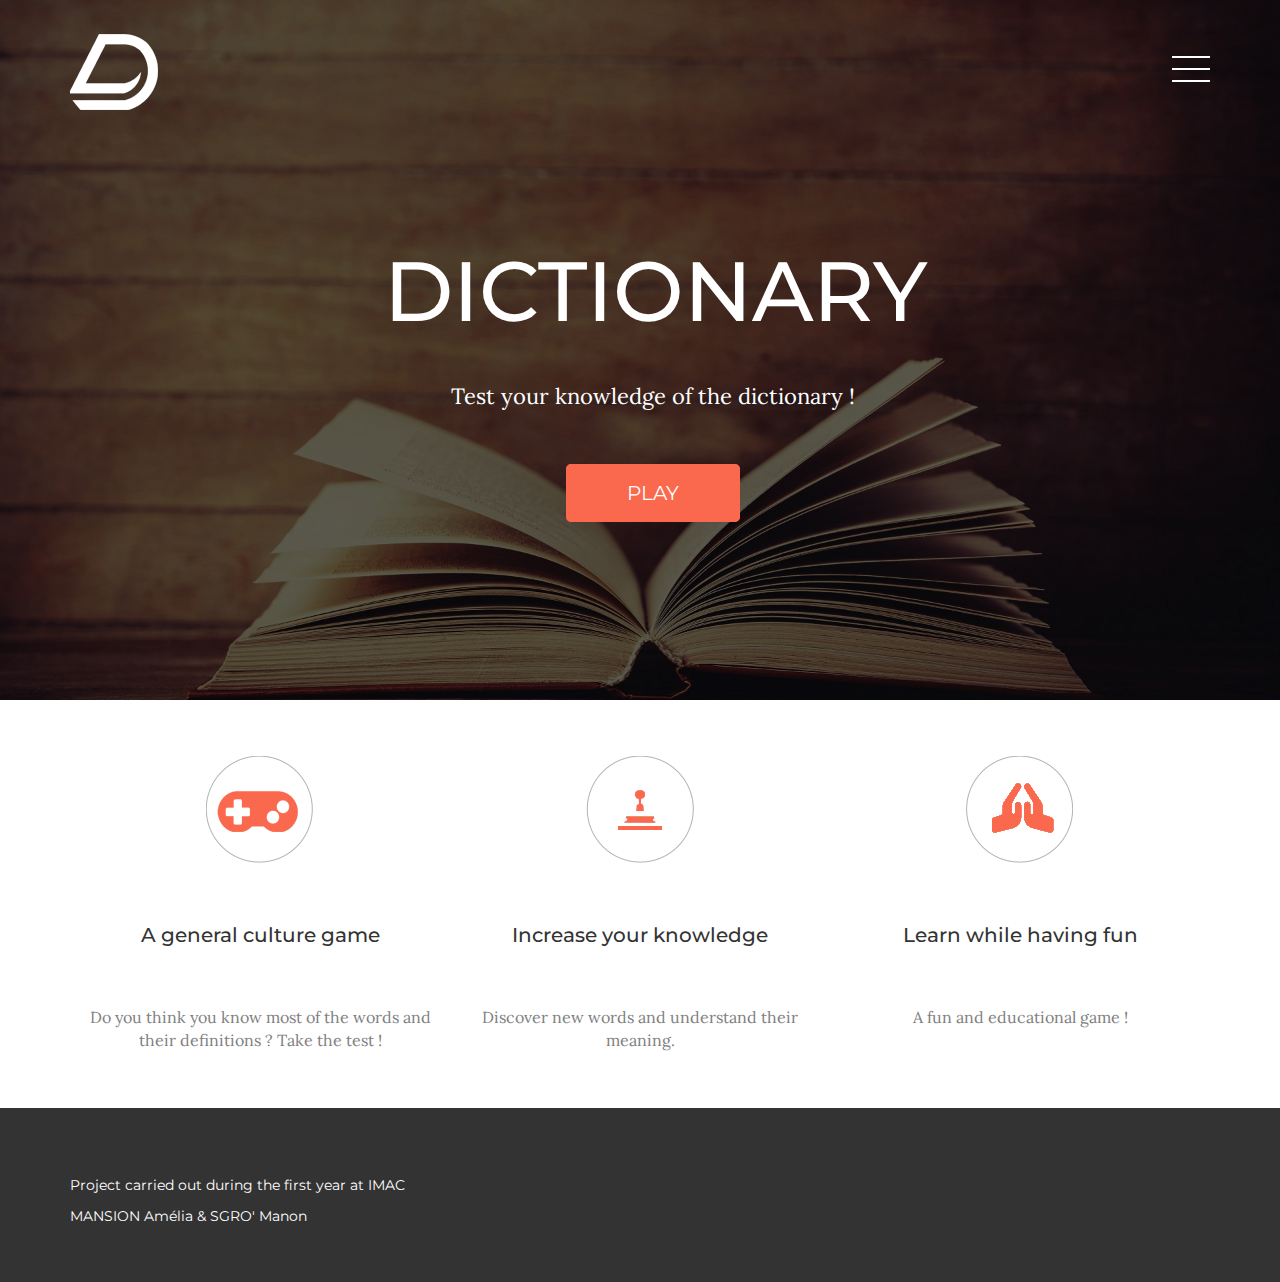
<file: index.html>
<!DOCTYPE html>
<html>
	<head>
		<title>IMAC Project</title>
		<link href="css/style.css" rel="stylesheet" type="text/css" media="all" />
		<link href="css/bootstrap.css" rel="stylesheet" type="text/css" media="all">
		<!-- web-font -->
		<link href='http://fonts.googleapis.com/css?family=Montserrat:400,700' rel='stylesheet' type='text/css'>
		<link href='http://fonts.googleapis.com/css?family=Lora:400,700,400italic,700italic' rel='stylesheet' type='text/css'>
		<!-- web-font -->
		<!-- js -->
		<script src="js/jquery.min.js"></script>
		<script src="js/modernizr.custom.js"></script>
		<meta name="viewport" content="width=device-width, initial-scale=1, maximum-scale=1">
		<meta charset="utf-8" />
		<script type="application/x-javascript"> addEventListener("load", function() { setTimeout(hideURLbar, 0); }, false); function hideURLbar(){ window.scrollTo(0,1); } </script>
		<!-- js -->
		<!-- start-smoth-scrolling -->
		<script type="text/javascript" src="js/move-top.js"></script>
		<script type="text/javascript" src="js/easing.js"></script>
		<script type="text/javascript">
			jQuery(document).ready(function($) {
				$(".scroll").click(function(event){		
					event.preventDefault();
					$('html,body').animate({scrollTop:$(this.hash).offset().top},1000);
				});
			});
		</script>
		<!-- start-smoth-scrolling -->
	</head>
	<body>
		<!-- header -->
		<div id="home" class="header-bg">
			<div class="header-layer">
				<div class="header-top">
					<!-- container -->
					<div class="container">
						<div class="head-logo">
							<a href="index.html"><img src="images/logo.png" alt="" /></a>
						</div>
						<div class="top-nav">
							<div class="nav-icon">
								<a class="right_bt" id="activator"><span> </span> </a>
							</div>
							 <div class="box" id="box" style="top: -1000px;">
								 <div class="box_content">        					                         
									<div class="box_content_center">
										<div class="form_content">
											<div class="menu_box_list">
												<ul>
													<li><a href="index.html"><span>Home</span></a></li>
													<li><a href="rules.html"><span>Game rules</span></a></li>
													<li><a href="about.html"><span>About</span></a></li>
												</ul>
											</div>
											<a class="boxclose" id="boxclose"> <span> </span></a>
										</div>                                  
									</div> 	
								</div>  	  
							</div>
							<!-- Dropdown -->
							<script type="text/javascript">
								var $ = jQuery.noConflict();
								$(function() {
									$('#activator').click(function(){
										$('#box').animate({'top':'0px'},900);
									});
									$('#boxclose').click(function(){
									$('#box').animate({'top':'-1000px'},900);
									});
								});	
							</script>
						</div>
						<div class="clearfix"> </div>
						<div class="head-info">
							<h1>DICTIONARY</h1>
							<p>Test your knowledge of the dictionary !</p>
							<div class="botton">
								<a href="quizz.html">PLAY</a>
							</div>
						</div>
					</div>
					<!-- //container -->
				</div>
			</div>
		</div>
		<!-- //header -->
		<!-- service -->
		<div id="services" class="service">
			<!-- container -->
			<div class="container">
				<div class="service-grids">
					<div class="col-md-4 service-grid service-left">
						<div class="creative"> </div>
						<h3>A general culture game</h3>
						<p>Do you think you know most of the words and their definitions ? Take the test !
						</p>
					</div>
					<div class="col-md-4 service-grid service-middle">
						<div class="skills"> </div>
						<h3>Increase your knowledge</h3>
						<p>Discover new words and understand their meaning.
						</p>
					</div>
					<div class="col-md-4 service-grid service-right">
						<div class="help"> </div>
						<h3>Learn while having fun</h3>
						<p>A fun and educational game !
						</p>
					</div>
					<div class="clearfix"> </div>
				</div>
			</div>
			<!-- //container -->
		</div>
		<!-- footer -->
		<div class="footer">
			<!-- container -->
			<div class="container">
				<div class="footer-left">
					<p>Project carried out during the first year at IMAC</p>
					<p>MANSION Amélia & SGRO' Manon</p>
				</div>
			</div>
		<!-- //container -->
		</div>
	</body>
</html>
</file>
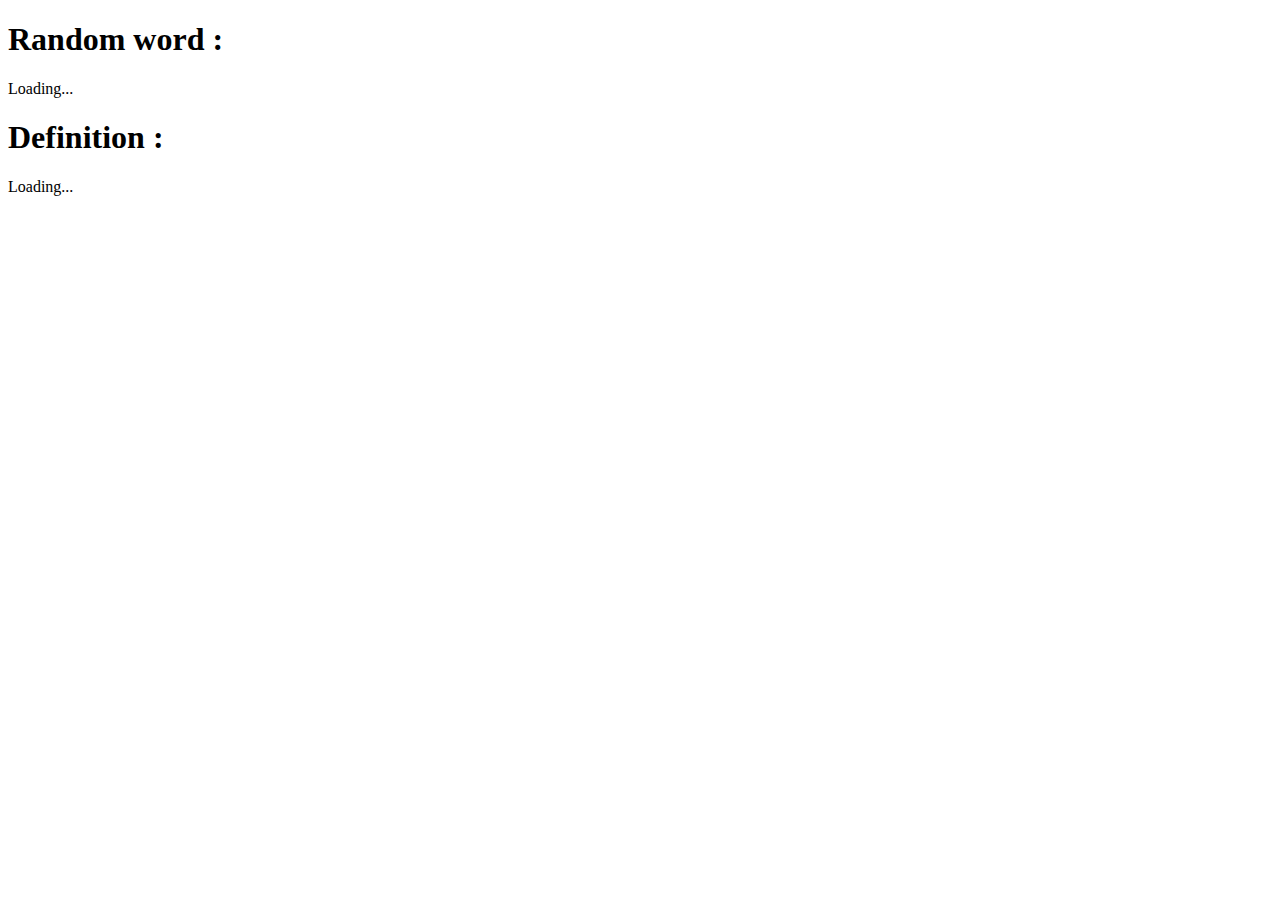
<file: api/index.html>
<!DOCTYPE html>

<html lang="fr">

  <head>
    <meta charset="UTF-8">
    <title>Test API</title>
  </head>

  <body>

    <main id="main">
        <h1>Random word :</h1>
        <p id="randomWord">Loading...</p>
        
        <h1>Definition :</h1>
        <p id="definition">Loading...</p>

        
    </main>
    
    <script src="https://code.jquery.com/jquery-3.3.1.min.js"
			  integrity="sha256-FgpCb/KJQlLNfOu91ta32o/NMZxltwRo8QtmkMRdAu8="
			  crossorigin="anonymous"></script>
    
    <script src="script_randomWord.js"></script>
  </body>    

</html>
</file>
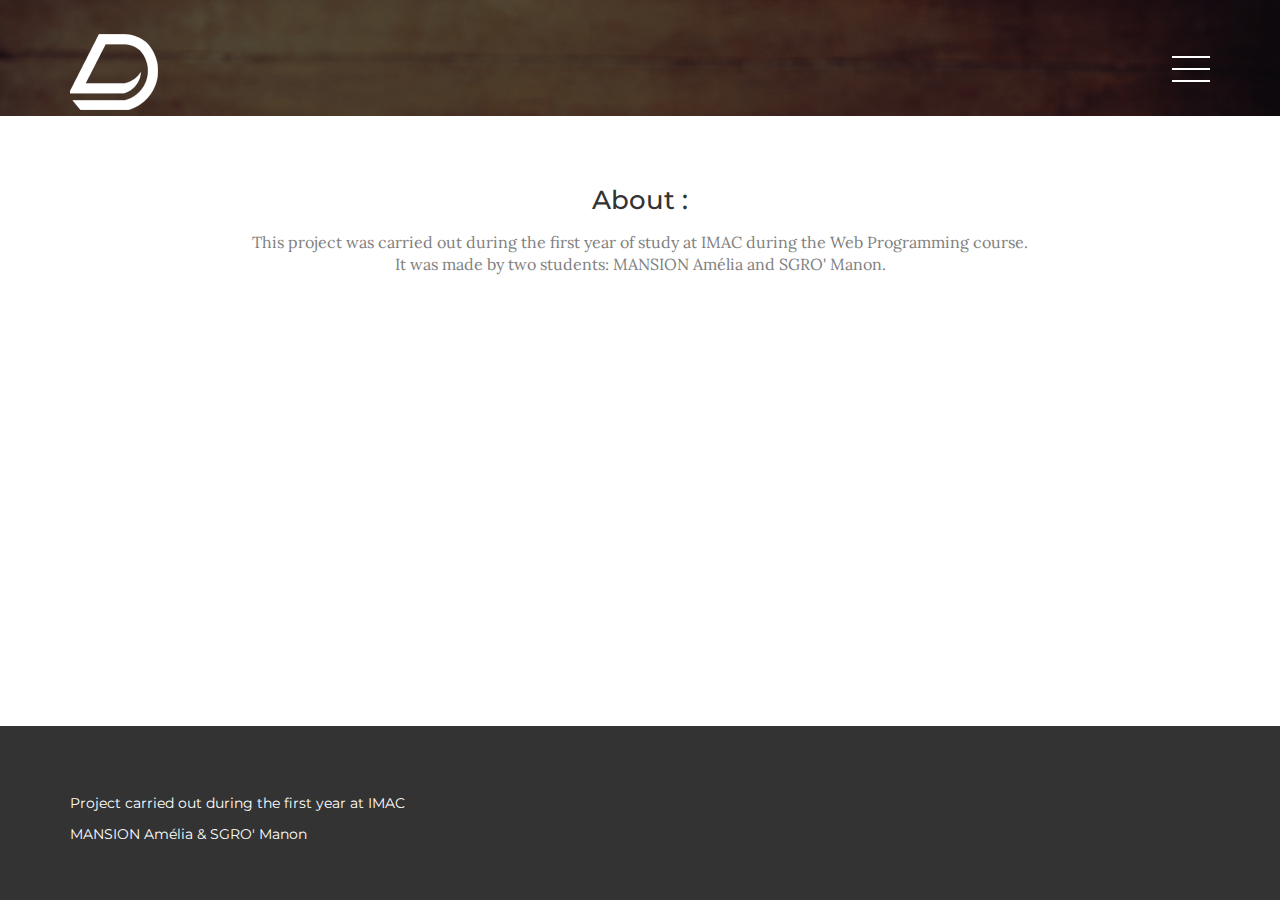
<file: about.html>
<!DOCTYPE html>
<html>
	<head>
		<title>IMAC Project</title>
		<link href="css/style.css" rel="stylesheet" type="text/css" media="all" />
		<link href="css/bootstrap.css" rel="stylesheet" type="text/css" media="all">
		<link href="css/custom.css" rel="stylesheet" type="text/css" media="all">
		<!-- web-font -->
		<link href='http://fonts.googleapis.com/css?family=Montserrat:400,700' rel='stylesheet' type='text/css'>
		<link href='http://fonts.googleapis.com/css?family=Lora:400,700,400italic,700italic' rel='stylesheet' type='text/css'>
		<!-- web-font -->
		<!-- js -->
		<script src="js/jquery.min.js"></script>
		<script src="js/modernizr.custom.js"></script>
		<meta name="viewport" content="width=device-width, initial-scale=1, maximum-scale=1">
		<meta charset="utf-8" />
		<script type="application/x-javascript"> addEventListener("load", function() { setTimeout(hideURLbar, 0); }, false); function hideURLbar(){ window.scrollTo(0,1); } </script>
		<!-- js -->
		<!-- start-smoth-scrolling -->
		<script type="text/javascript" src="js/move-top.js"></script>
		<script type="text/javascript" src="js/easing.js"></script>
		<script type="text/javascript">
			jQuery(document).ready(function($) {
				$(".scroll").click(function(event){		
					event.preventDefault();
					$('html,body').animate({scrollTop:$(this.hash).offset().top},1000);
				});
			});
		</script>
		<!-- start-smoth-scrolling -->
	</head>
	<body>
		<!-- header -->
		<div id="home" class="header-bg2">
			<div class="header-layer2">
				<div class="header-top">
					<!-- container -->
					<div class="container">
						<div class="head-logo">
							<a href="index.html"><img src="images/logo.png" alt="" /></a>
						</div>
						<div class="top-nav">
							<div class="nav-icon">
								<a class="right_bt" id="activator"><span> </span> </a>
							</div>
							 <div class="box" id="box" style="top: -1000px;">
								 <div class="box_content">        					                         
									<div class="box_content_center">
										<div class="form_content">
											<div class="menu_box_list">
												<ul>
													<li><a href="index.html"><span>Home</span></a></li>
													<li><a href="rules.html"><span>Game rules</span></a></li>
													<li><a href="about.html"><span>About</span></a></li>
												</ul>
											</div>
											<a class="boxclose" id="boxclose"> <span> </span></a>
										</div>                                  
									</div> 	
								</div>  	  
							</div>
						</div>
					</div>
					<!-- Dropdown -->
							<script type="text/javascript">
								var $ = jQuery.noConflict();
								$(function() {
									$('#activator').click(function(){
										$('#box').animate({'top':'0px'},900);
									});
									$('#boxclose').click(function(){
									$('#box').animate({'top':'-1000px'},900);
									});
								});	
							</script>
					<!-- //container -->
				</div>
			</div>
		</div>
		<!-- //header -->
		<!-- contact -->
		<div id="contact" class="contact">
			<!-- container -->
			<div class="container">
				<div class="contact-info">
					<h2>About : </h2>
					<p>This project was carried out during the first year of study at IMAC during the Web Programming course. <br>It was made by two students: MANSION Amélia and SGRO' Manon.</p>
				</div>
			</div>
			<!-- //container -->
		</div>
		<!-- //contact -->
		<!-- footer -->
		<div class="footer">
			<!-- container -->
			<div class="container">
				<div class="footer-left">
					<p>Project carried out during the first year at IMAC</p>
					<p>MANSION Amélia & SGRO' Manon</p>
				</div>
			</div>
		<!-- //container -->
		</div>
		<!-- //footer -->
		<script type="text/javascript">
									$(document).ready(function() {
										/*
										var defaults = {
								  			containerID: 'toTop', // fading element id
											containerHoverID: 'toTopHover', // fading element hover id
											scrollSpeed: 1200,
											easingType: 'linear' 
								 		};
										*/
										
										$().UItoTop({ easingType: 'easeOutQuart' });
										
									});
								</script>
									<a href="#" id="toTop" style="display: block;"> <span id="toTopHover" style="opacity: 1;"> </span></a>
	<!-- content-Get-in-touch -->
	</body>
</html>
</file>
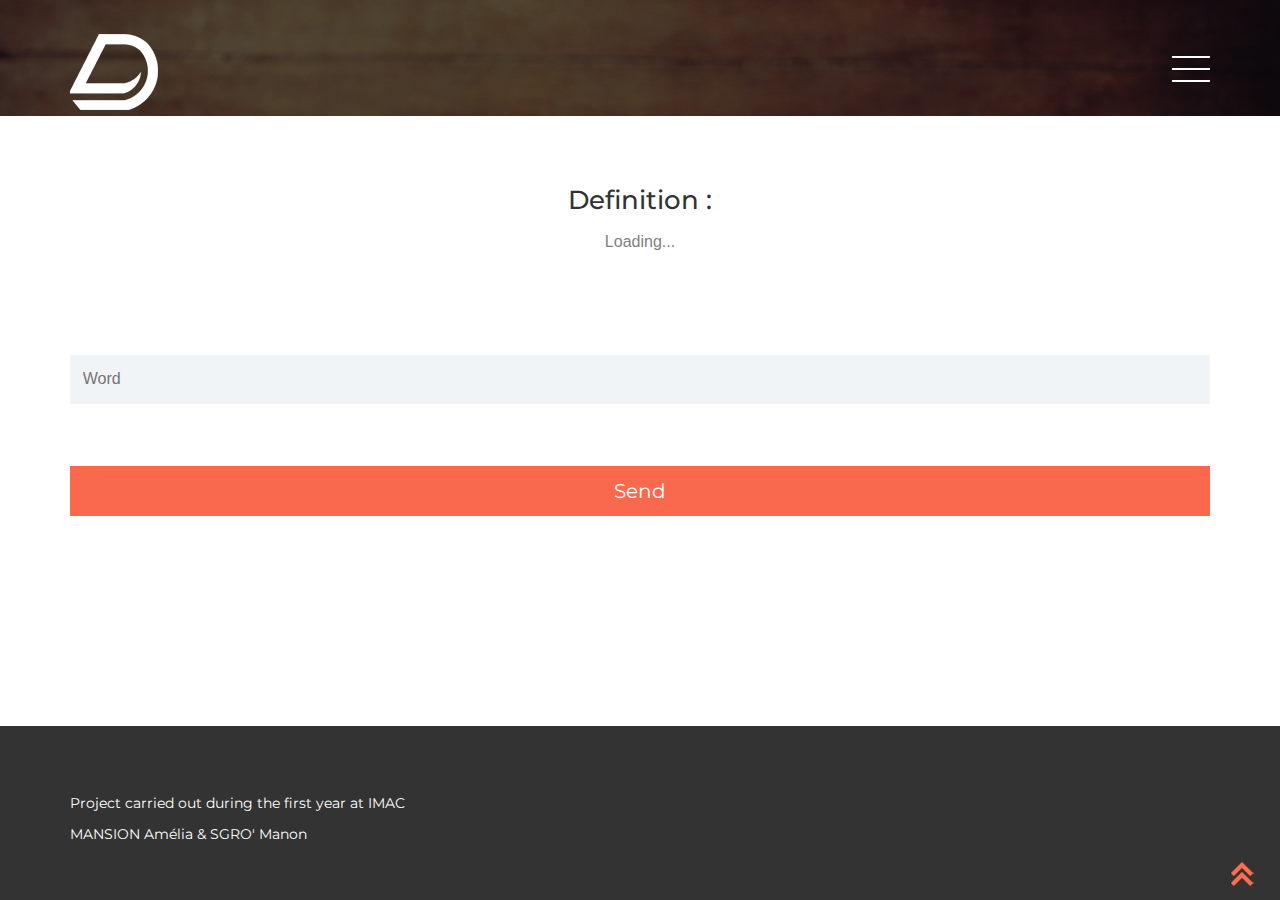
<file: quizz.html>
<!DOCTYPE html>
<html>
	<head>
		<title>IMAC Project</title>
		<link href="css/style.css" rel="stylesheet" type="text/css" media="all" />
		<link href="css/bootstrap.css" rel="stylesheet" type="text/css" media="all">
		<link href="css/custom.css" rel="stylesheet" type="text/css" media="all">
		<!-- web-font -->
		<link href='http://fonts.googleapis.com/css?family=Montserrat:400,700' rel='stylesheet' type='text/css'>
		<link href='http://fonts.googleapis.com/css?family=Lora:400,700,400italic,700italic' rel='stylesheet' type='text/css'>
		<link href="//netdna.bootstrapcdn.com/bootstrap/3.1.0/css/bootstrap.min.css" rel="stylesheet" id="bootstrap-css">
		<!-- web-font -->
		<!-- js -->
		<script src="js/jquery.min.js"></script>
		<script src="js/modernizr.custom.js"></script>
		<meta name="viewport" content="width=device-width, initial-scale=1, maximum-scale=1">
		<meta charset="utf-8" />
		<script type="text/javascript" src="js/main.js"></script>
		<script type="application/x-javascript"> addEventListener("load", function() { setTimeout(hideURLbar, 0); }, false); function hideURLbar(){ window.scrollTo(0,1); } </script>
		<!-- js -->
		<!-- start-smoth-scrolling -->
		<script type="text/javascript" src="js/move-top.js"></script>
		<script type="text/javascript" src="js/easing.js"></script>
		<script type="text/javascript">
			jQuery(document).ready(function($) {
				$(".scroll").click(function(event){		
					event.preventDefault();
					$('html,body').animate({scrollTop:$(this.hash).offset().top},1000);
				});
			});
		</script>
		<!-- start-smoth-scrolling -->
	</head>
	<body>
		<!-- header -->
		<div id="home" class="header-bg2">
			<div class="header-layer2">
				<div class="header-top">
					<!-- container -->
					<div class="container">
						<div class="head-logo">
							<a href="index.html"><img src="images/logo.png" alt="" /></a>
						</div>
						<div class="top-nav">
							<div class="nav-icon">
								<a class="right_bt" id="activator"><span> </span> </a>
							</div>
							 <div class="box" id="box" style="top: -1000px;">
								 <div class="box_content">        					                         
									<div class="box_content_center">
										<div class="form_content">
											<div class="menu_box_list">
												<ul>
													<li><a href="index.html"><span>Home</span></a></li>
													<li><a href="rules.html"><span>Game rules</span></a></li>
													<li><a href="about.html"><span>About</span></a></li>
												</ul>
											</div>
											<a class="boxclose" id="boxclose"> <span> </span></a>
										</div>                                  
									</div> 	
								</div> 
								<!-- Dropdown -->
							<script type="text/javascript">
								var $ = jQuery.noConflict();
								$(function() {
									$('#activator').click(function(){
										$('#box').animate({'top':'0px'},900);
									});
									$('#boxclose').click(function(){
									$('#box').animate({'top':'-1000px'},900);
									});
								});	
							</script> 	  
							</div>
						</div>
					</div>
					<!-- //container -->
				</div>
			</div>
		</div>
		<!-- //header -->
		<!-- contact -->
		<div id="contact" class="contact">
			<!-- container -->
			<div class="container">
				<div class="contact-info">
					<p id="randomWord" class="invisible">Loading...</p>
					<h2>Definition : </h2>
					<p id="definition">Loading...</p>
				</div>
				<div class="contact-bottom">
					<form>
							<input id="inputText" type="text" class="subject" placeholder="Word" required="">
							<a href="#aboutModal" data-toggle="modal" data-target="#myModal"><input id="submitButton" type="submit" value="Send" disabled></a>
						</form>
					<div class="clearfix"> </div>
				</div>
			</div>
			<!-- //container -->
		</div>
		<!-- //contact -->
		<!-- footer -->
		<div class="footer">
			<!-- container -->
			<div class="container">
				<div class="footer-left">
					<p>Project carried out during the first year at IMAC</p>
					<p>MANSION Amélia & SGRO' Manon</p>
				</div>
			</div>
		<!-- //container -->
		</div>
		<!-- //footer -->

		<!-- Modal -->
		<div class="container">
		    <div class="modal fade" id="myModal" tabindex="-1" role="dialog" aria-labelledby="myModalLabel" aria-hidden="true">
		        <div class="modal-dialog">
		            <div class="modal-content">
		                <div class="modal-header">
		                    <button type="button" class="close" data-dismiss="modal" aria-hidden="true"></button>
		                    <h4 class="modal-title" id="myModalLabel">Congratulation !</h4>
		                    </div>
		                <div class="modal-body">
		                    <center>
		                    <img src="images/win.jpg" width="140" height="140" border="0" class="img-circle">
		                    <h3 id="myModalHeading" class="media-heading">You WIN !</h3>
		                    <p id="myModalContent" class="text-center"><strong>You knew how to find the right word</strong><br>
		                        Was it a fluke?</p>
		                    <button type="button" class="btn btn-custom" data-dismiss="modal">Try again</button>
		                    </center>
		                </div>
		            </div>
		        </div>
		    </div>
		</div>
    <a href="#" id="toTop" style="display: block;"> <span id="toTopHover" style="opacity: 1;"> </span></a>
	<!-- content-Get-in-touch -->
	<script src="js/script_randomWord.js"></script>
	<script src="//netdna.bootstrapcdn.com/bootstrap/3.1.0/js/bootstrap.min.js"></script>
	<script src="//code.jquery.com/jquery-1.11.1.min.js"></script>
	<!------ Include the above in your HEAD tag ---------->
	</body>
</html>
</file>
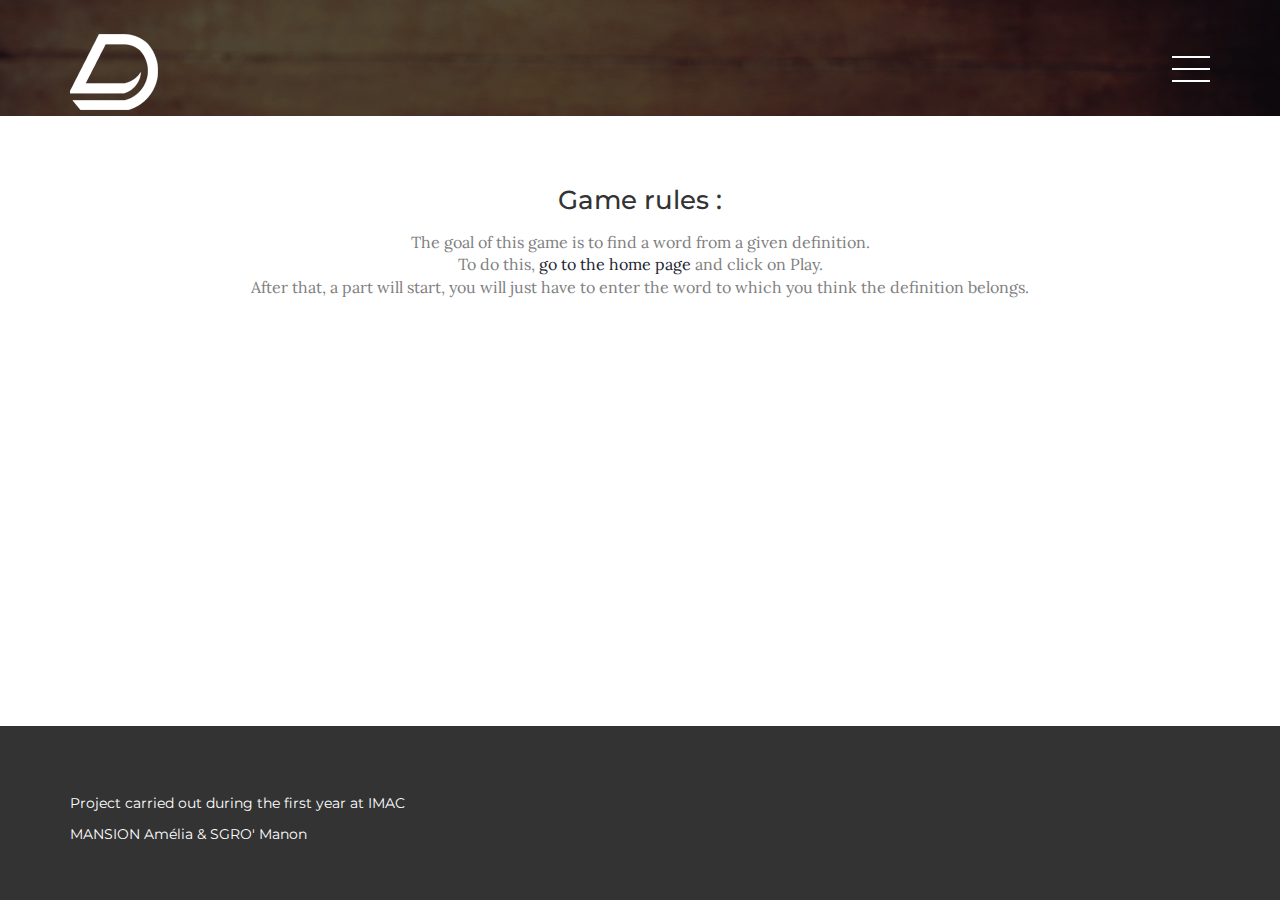
<file: rules.html>
<!DOCTYPE html>
<html>
	<head>
		<title>IMAC Project</title>
		<link href="css/style.css" rel="stylesheet" type="text/css" media="all" />
		<link href="css/bootstrap.css" rel="stylesheet" type="text/css" media="all">
		<link href="css/custom.css" rel="stylesheet" type="text/css" media="all">
		<!-- web-font -->
		<link href='http://fonts.googleapis.com/css?family=Montserrat:400,700' rel='stylesheet' type='text/css'>
		<link href='http://fonts.googleapis.com/css?family=Lora:400,700,400italic,700italic' rel='stylesheet' type='text/css'>
		<!-- web-font -->
		<!-- js -->
		<script type="text/javascript" src="js/main.js"></script>
		<script src="js/jquery.min.js"></script>
		<script src="js/modernizr.custom.js"></script>
		<meta name="viewport" content="width=device-width, initial-scale=1, maximum-scale=1">
		<meta charset="utf-8" />
		<script type="application/x-javascript"> addEventListener("load", function() { setTimeout(hideURLbar, 0); }, false); function hideURLbar(){ window.scrollTo(0,1); } </script>
		<!-- js -->
		<!-- start-smoth-scrolling -->
		<script type="text/javascript" src="js/move-top.js"></script>
		<script type="text/javascript" src="js/easing.js"></script>
		<script type="text/javascript">
			jQuery(document).ready(function($) {
				$(".scroll").click(function(event){		
					event.preventDefault();
					$('html,body').animate({scrollTop:$(this.hash).offset().top},1000);
				});
			});
		</script>
		<!-- start-smoth-scrolling -->
	</head>
	<body>
		<!-- header -->
		<div id="home" class="header-bg2">
			<div class="header-layer2">
				<div class="header-top">
					<!-- container -->
					<div class="container">
						<div class="head-logo">
							<a href="index.html"><img src="images/logo.png" alt="" /></a>
						</div>
						<div class="top-nav">
							<div class="nav-icon">
								<a class="right_bt" id="activator"><span> </span> </a>
							</div>
							 <div class="box" id="box" style="top: -1000px;">
								 <div class="box_content">        					                         
									<div class="box_content_center">
										<div class="form_content">
											<div class="menu_box_list">
												<ul>
													<li><a href="index.html"><span>Home</span></a></li>
													<li><a href="rules.html"><span>Game rules</span></a></li>
													<li><a href="about.html"><span>About</span></a></li>
												</ul>
											</div>
											<a class="boxclose" id="boxclose"> <span> </span></a>
										</div>                                  
									</div> 	
								</div> 
								<!-- Dropdown -->
							<script type="text/javascript">
								var $ = jQuery.noConflict();
								$(function() {
									$('#activator').click(function(){
										$('#box').animate({'top':'0px'},900);
									});
									$('#boxclose').click(function(){
									$('#box').animate({'top':'-1000px'},900);
									});
								});	
							</script> 	  
							</div>
						</div>
					</div>
					<!-- //container -->
				</div>
			</div>
		</div>
		<!-- //header -->
		<!-- contact -->
		<div id="contact" class="contact">
			<!-- container -->
			<div class="container">
				<div class="contact-info">
					<h2>Game rules : </h2>
					<p>The goal of this game is to find a word from a given definition. <br>To do this, <a href="index.html">go to the home page</a> and click on Play. <br>After that, a part will start, you will just have to enter the word to which you think the definition belongs. </p>
				</div>
			</div>
			<!-- //container -->
		</div>
		<!-- //contact -->
		<!-- footer -->
		<div class="footer">
			<!-- container -->
			<div class="container">
				<div class="footer-left">
					<p>Project carried out during the first year at IMAC</p>
					<p>MANSION Amélia & SGRO' Manon</p>
				</div>
			</div>
		<!-- //container -->
		</div>
		<!-- //footer -->
		<script type="text/javascript">
									$(document).ready(function() {
										/*
										var defaults = {
								  			containerID: 'toTop', // fading element id
											containerHoverID: 'toTopHover', // fading element hover id
											scrollSpeed: 1200,
											easingType: 'linear' 
								 		};
										*/
										
										$().UItoTop({ easingType: 'easeOutQuart' });
										
									});
								</script>
									<a href="#" id="toTop" style="display: block;"> <span id="toTopHover" style="opacity: 1;"> </span></a>
	<!-- content-Get-in-touch -->
	</body>
</html>
</file>
<file: css/style.css>
/*--
Author: W3layouts
Author URL: http://w3layouts.com
License: Creative Commons Attribution 3.0 Unported
License URL: http://creativecommons.org/licenses/by/3.0/
--*/
/*-- header --*/
html,body {
	font-family: 'Lora', serif;
	background:#FFF;
	font-size:100%;
	min-height: 100%;
}
/*-- header --*/
.header-bg{
	background: url(../images/1.jpg) no-repeat 0px 0px;
	background-size: cover;
	min-height: 700px;
	position:relative;
}
.header-layer{
	background: rgba(0, 0, 0, 0.64);
	min-height: 700px;
}
.header-top {
	padding-top: 2em;
}
.head-logo{
	float:left;
}
.top-nav{
	float:right;
}
.right_bt span {
	width: 38px;
	height: 26px;
	text-align: right;
	display: inline-block;
	background: url(../images/menu.png) no-repeat 0px 0px;
}
.divice12{
	display:none;
}
.box{
	position:absolute;
	top:-1200px;
	width:100%;
	color:#7F7F7F;
	margin:auto;
	padding:0px;
	z-index:999999;
	text-align:center;
	left:0px;
 }
.box_content_center{
	background: rgba(250, 105, 78, 0.89);
	min-height: 700px;
}
.nav-icon {
	padding-top: 2em;
}
a.boxclose{
	cursor: pointer;
	text-align: center;
	display: block;
	position: absolute;
	top: 2.5em;
	right: 14.5em;
 }
.menu_box_list{
	display: inline-block;
	padding: 12.4em 0;
}
.menu_box_list ul {
	margin: 0;
	padding: 0;
}
.menu_box_list ul li {
	display:block;
	margin: 2em 0;
}
.menu_box_list li a{
	color: #FFF;
	font-size: 26px;
	font-family: 'Montserrat', sans-serif;
	display: block;
	text-decoration:none;
	text-transform: uppercase;
	-webkit-transition: all 0.5s ease-in-out;
	-moz-transition: all 0.5s ease-in-out;
	-o-transition: all 0.5s ease-in-out;
	transition: all 0.5s ease-in-out;
	letter-spacing: 0.1em;
}
.menu_box_list li a:hover{
	color:#000;
	text-decoration: none;
}
.menu_box_list li a > i > img{
	vertical-align:middle;
	padding-right:10px;
}
placeholder{
	color:#222;
}
.boxclose span{
	width:58px;
	height:73px;
	display:inline-block;
	background: url(../images/into.png) no-repeat -0px -46px;
}
.boxclose span:hover{
	background: url(../images/into.png) no-repeat -0px 14px;
}
ul.button {
	padding: 2em;
	width: 100%;
	margin: 0 auto;
}
ul.button li{
	margin-left: 8px;
	list-style: none;
	display: inline-block;
}
ul.button li a{
	color: #666;
	padding: 0.8em 2em;
	border: 2px solid #fff;
	text-decoration: none;
	font-weight:600;
	font-size: 1.3em;
}
.active,
ul.button li a:hover{
	background:#fff;
	color:#666;
}
.head-info {
	position: absolute;
	top: 35%;
	left: 30%;
	width: 42%;
	text-align: center;
}
.head-info h1{
	color:#FFF;
	font-size: 84px;
	font-family: 'Montserrat', sans-serif;
	margin: 0;
}
.head-info p{
	color: #FFF;
	font-size: 22px;
	margin: 2em 0 3em 0;
}
.botton a{
	padding: .8em 3em;
	font-size: 20px;
	font-family: 'Montserrat', sans-serif;
	background: #FA694E;
	color: #FFF;
	border:solid 1px #FA694E;
	border-radius: 5px;
	-webkit-border-radius: 5px;
	-moz-border-radius: 5px;
	-o-border-radius: 5px;
	-ms-border-radius:5px;
}
.botton a:hover{
	color:#FA694E;
	background:none;
	text-decoration:none;
	border:solid 1px #FFF;
	transition:.5s all;
	-webkit-transition:.5s all;
	-ms-transition:.5s all;
	-moz-transition:.5s all;
	-o-transition:.5s all;
}
/*-- service --*/
.service{
	background:#FFF;
	padding: 4em 0;
}
.service-grid{
	text-align:center;
}
.service-grid h3{
	color: #333333;
	font-family: 'Montserrat', sans-serif;
	font-size: 20px;
	margin: 3em 0;
}
.service-grid p{
	font-size:16px;
	margin:0;
	color:#808080;
}
.creative{
	background:url(../images/icons.png) no-repeat 0px 0px;
	width:108px;
	height:108px;
	margin:0 auto;
}
.skills{
	background: url(../images/icons.png) no-repeat -109px 0px;
	width:108px;
	height:108px;
	margin:0 auto;
}
.help{
	background: url(../images/icons.png) no-repeat -219px 0px;
	width:108px;
	height:108px;
	margin:0 auto;
}
.service-left:hover div.creative{
	background: url(../images/icons.png) no-repeat 0px -115px;
}
.service-middle:hover div.skills{
	background: url(../images/icons.png) no-repeat -109px -115px;
}
.service-right:hover div.help{
	background: url(../images/icons.png) no-repeat -219px -115px;
}
/*-- stories --*/
.stories{
	background:#FBFBFB;
	padding:4em 0;
}
.stories-info{
	text-align: center;
	margin-bottom: 3em;
}
.stories-info h2{
	color: #333333;
	font-family: 'Montserrat', sans-serif;
	font-size: 26px;
	margin: 0;
}
.stories-info p{
	color: #808080;
	margin: 1em 0 0 0;
	font-size: 16px
}
.stories-grids{
	border:solid 1px #808080;
}
.stories-grid-left img {
    width: 100%;
}
.stories-grid-left{
	width:50%;
	float:left;
}
.stories-grid-right{
	width: 45%;
    float: right;
    padding: 1em 1em 1em 0;
}
.cross{
	background: url(../images/icons.png) no-repeat 0px -238px;
	width: 19px;
	height: 19px;
	margin: 0 0 0 34em;
	cursor: pointer;
}
.stories-grid-right h3{
	color: #333333;
	font-family: 'Montserrat', sans-serif;
	font-size: 20px;
	margin: 1em 0 0 0;
}
.stories-grid-right p{
	color: #808080;
	margin: 2em 0;
	font-size: 16px
}
.Project {
	margin: 4em 0 2.5em 0;
}
.Project a{
	font-size: 16px;
	padding: 1em 3em;
}
.Project a:hover{
	border:solid 1px #808080;
}
/*-- photography --*/
.photography {
	margin-top: 5em;
}
.photography-images{
	float: left;
	width: 32.5%;
	position: relative;
	margin-bottom: 1em;
}
.middle{
	margin:0 1em;
}
.photography-images img{
	width:100%;
}
.caption {
	display: none;
	top: 0;
	width: 100%;
	position: absolute;
	background: rgba(5, 5, 5, 0.68);
	height: 100%;
	text-align: center;
}
.caption span {
	background: url(../images/icons.png) no-repeat -30px -231px;
	width: 51px;
	height: 50px;
	display: block;
	text-align: center;
	position: absolute;
	top: 43%;
	right: 46%;
}
.photography-images:hover div.caption {
	display: block;
	transition: all 0.3s ease;
	-webkit-transition: all 0.3s ease;
	-moz-transition: all 0.3s ease;
	-o-transition: all 0.3s ease;
}
/*-- contact --*/
.contact{
	padding: 5em 0;
}
.contact-info{
	text-align:center;
	margin-bottom: 3em;
}
.contact-info h2{
	color: #333333;
	font-family: 'Montserrat', sans-serif;
	font-size: 26px;
	margin: 0;
}
.contact-info p{
	color: #808080;
	margin: 1em 0 0 0;
	font-size: 16px
}
.map{
	position:relative;
}
.map iframe
{
	width: 100%;
	min-height: 300px;
	border: none;
}
.location{
	position: absolute;
	top: 30%;
	left: 39%;
}
.find{
	background: #333333;
	position:relative;
	border-radius:5px;
	-webkit-border-radius: 5px;
	-moz-border-radius: 5px;
	-o-border-radius: 5px;
	-ms-border-radius: 5px;
}
.find p{
	font-size: 18px;
	font-family: 'Montserrat', sans-serif;
	margin:0;
	color:#FA694E;
	padding: 2.5em 4em;
}
.arrow{
	background: url(../images/icons.png) no-repeat -87px -232px;
	width: 27px;
	height: 12px;
	position: absolute;
	left: 44%;
	top: 98%;
}
.contact-bottom {
	margin-top: 5em;
}
form input[type="text"] {
	width: 48%;
	color: #898888;
	outline: none;
	font-size:16px;
	padding: .8em;
	background:#F1F4F7;
	border: none;
	-webkit-appearance: none;
}
form input.mail[type="text"] {
	float:right;
}
form input.subject[type="text"] {
	width: 100%;
	margin: 2em 0;
}
form textarea {
	resize: none;
	width: 100%;
	color: #898888;
	background:#F1F4F7;
	font-size:16px;
	outline: none;
	padding: .8em;
	border: none;
	min-height: 175px;
	-webkit-appearance: none;
}
form input[type="submit"]{
	border: none;
	outline: none;
	padding: .5em 0;
	font-family: 'Montserrat', sans-serif;
	color: #FFF;
	background: #FA694E;
	border:solid 1px #FA694E;
	font-size: 20px;
	margin: 1.5em 0 0 0;
	width: 100%;
	-webkit-appearance: none;
}
form input[type="submit"]:hover{
	border: solid 1px #808080;
	color:#FA694E;
	background:none;
	transition:.5s all;
	-webkit-transition:.5s all;
	-ms-transition:.5s all;
	-moz-transition:.5s all;
	-o-transition:.5s all;
}
.bottom-right{
	width: 54%;
	margin: 0 auto;
}
.bottom-right h3{
	color: #333333;
	font-family: 'Montserrat', sans-serif;
	font-size: 20px;
	margin: 0 0 1.5em 0;
}
.bottom-right p{
	color: #808080;
	margin: 0 0 2em 0;
	font-size: 16px
}
.bottom-right p a{
	color: #808080;
	margin: 0 0 2em 0;
	font-size: 16px
}
.bottom-right p span{
	display:block;
}
/*-- footer --*/
.footer{
	background:#333333;
	padding: 4em 0;
}
.footer-left{
	float:left;
}
.footer-left p{
	font-size:14px;
	font-family: 'Montserrat', sans-serif;
	color:#FFF;
	margin: .8em 0 0 0;
}
.footer-left p a{
	color:#FFF;
	text-decoration:none;
}
.footer-left p a:hover{
	color:#FA694E;
	transition:.5s all;
	-webkit-transition:.5s all;
	-ms-transition:.5s all;
	-moz-transition:.5s all;
	-o-transition:.5s all;
}
.footer-right{
	float:right;
}
.footer-right ul{
	padding:0;
	margin:0;
}
.footer-right ul li{
	display:inline-block;
}
.footer-right ul li a.facebook{
	background: url(../images/icons.png) no-repeat -129px -229px;
	width: 38px;
	height: 37px;
	display: block;
	margin-right: 2em;
}
.footer-right ul li a.twitter{
	background: url(../images/icons.png) no-repeat -173px -229px;
	width: 38px;
	height: 37px;
	display: block;
}
.footer-right ul li a.facebook:hover{
	background: url(../images/icons.png) no-repeat -129px -272px;
}
.footer-right ul li a.twitter:hover{
	background: url(../images/icons.png) no-repeat -173px -272px;
}
/*-- to-top --*/
#toTop {
	display: none;
	text-decoration: none;
	position: fixed;
	bottom: 14px;
	right: 2%;
	overflow: hidden;
	z-index: 999; 
	width: 24px;
	height: 24px;
	border: none;
	text-indent: 100%;
	background: url("../images/up-arrow.png") no-repeat 0px 0px;
}
#toTopHover {
	width: 40px;
	height: 40px;
	display: block;
	overflow: hidden;
	float: right;
	opacity: 0;
	-moz-opacity: 0;
	filter: alpha(opacity=0);
}
/*-- responsive-design --*/
@media (max-width:1440px){
	a.boxclose {
		top: 2.5em;
		right: 8.5em;
	}
}
@media (max-width:1366px){
 a.boxclose {
        right: 6.7%;
    }
}
@media (max-width:1280px){
    a.boxclose {
        right: 3.7%;
    }
}
@media (max-width:1024px){
	a.boxclose {
		right: 0.7%;
	}
	.head-info h1 {
		font-size: 74px;
	}
	.cross {
		margin: 0 0 0 28em;
	}
	.stories-grid-right p {
		margin: 1em 0;
	}
	.Project {
		margin: 2em 0 1.5em 0;
	}
	.stories-grid-right p {
		overflow: hidden;
		height: 90px;
	}
	.photography-images {
		width: 32.3%;
	}
}
@media (max-width:768px){
	.head-info h1 {
		font-size: 58px;
	}
	.head-info {
		top: 31%;
		left: 17%;
		width: 63%;
	}
	.head-info p {
		margin: 1.5em 0 2em 0;
	}
	.header-layer {
		min-height: 575px;
	}
	.header-bg {
		min-height: 575px;
	}
	.menu_box_list {
		padding: 7.4em 0;
	}
	.box_content_center {
		min-height: 575px;
	}
	.service {
		padding: 2em 0;
	}
	.service-grid {
		width: 66%;
		margin: 0 auto;
	}
	.service-grid h3 {
		margin: 2em 0;
	}
	.service-grid p {
		margin: 0 0 1em 0;
	}
	.stories {
		padding: 2em 0;
	}
	.stories-grid-left {
		width: 100%;
		float: none;
	}
	.stories-grid-right {
		width: 100%;
		float: none;
		padding: 1em;
	}
	.cross {
		margin-left: 47em;
	}
	.stories-grid-right h3 {
		margin: 0em 0 0 0;
	}
	.stories-grid-right p {
		height: 47px;
	}
	.photography {
		margin-top: 2em;
	}
	.middle {
		margin: 0;
	}
	.photography-images {
		width: 46%;
		margin: 1em;
	}
	.contact {
		padding: 2em 0;
	}
	.location {
		left: 31%;
	}
	.bottom-right {
		width: 100%;
		margin: 2em 0 0 0;
	}
	.bottom-right h3 {
		margin: 0 0 0.5em 0;
	}
	.bottom-right p {
		margin: 0 0 1em 0;
	}
	.footer {
		padding: 2em 0;
	}
}
@media (max-width:640px){
	.cross {
		margin: 0 0 0 38em;
	}
	.Project a {
		padding: .5em 2em;
	}
	.photography-images {
		width: 45%;
	}
}
@media (max-width:480px){
	.head-info h1 {
		font-size: 43px;
	}
	.head-info {
		top: 31%;
		left: 11%;
		width: 75%;
	}
	.botton a {
		padding: .8em 2em;
		font-size: 16px;
	}
	.header-layer {
		min-height: 440px;
	}
	.header-bg {
		min-height: 440px;
	}
	.service-grid h3 {
		margin: 1em 0;
	}
	.menu_box_list li a {
		font-size: 22px;
	}
	.menu_box_list {
		padding: 3.4em 0;
	}
	.box_content_center {
		min-height: 440px;
	}
	.cross {
		margin: 0 0 0 27em;
	}
	a.boxclose {
		right: 1.7%;
	}
	.photography-images {
		width: 43%;
	}
	.caption span {
		top: 38%;
		right: 34%;
	}
	.location {
		left: 20%;
	}
	form input[type="text"] {
		width: 100%;
		margin-bottom: 1em;
	}
	form input.subject[type="text"] {
		margin: 0 0 1em 0;
	}
	form textarea {
		min-height: 130px;
	}
}
@media (max-width:320px){
	.head-logo a img {
		width: 75%;
	}
	.header-top {
		padding-top: 1em;
	}
	.nav-icon {
		padding-top: 1em;
	}
	.head-info {
		width: 82%;
	}
	.head-info h1 {
		font-size: 30px;
	}
	.head-info p {
		font-size: 18px;
		margin: 1em 0 1em 0;
	}
	.botton a {
		padding: .5em 1em;
	}
	.header-layer {
		min-height: 330px;
	}
	.header-bg {
		min-height: 330px;
	}
	a.boxclose {
		top: 1%;
	}
	.service {
		padding: 1em 0;
	}
	.service-grid {
		width: 100%;
	}
	.service-grid h3 {
		margin: 1em 0 0.5em 0;
	}
	.service-grid p {
		overflow: hidden;
		height: 47px;
	}
	.menu_box_list li a {
		font-size: 16px;
	}
	.menu_box_list ul li {
		margin: 1.5em 0;
	}
	.menu_box_list {
		padding: 3.4em 0 0 0;
	}
	.box_content_center {
		min-height: 330px;
	}
	.stories-info {
		margin-bottom: 1em;
	}
	.stories-info h2 {
		font-size: 24px;
	}
	.cross {
		margin: 0 0 0 16em;
	}
	.stories-grid-right p {
		margin: 0.5em 0;
	}	
	.Project {
		margin: 1em 0 .5em 0;
	}
	.contact-info h2 {
		font-size: 24px;
	}
	.photography-images {
		width: 44.8%;
		margin: .5em;
	}	
	.contact {
		padding: 1em 0;
	}
	.contact-bottom {
		margin-top: 1em;
	}
	.contact-info {
		margin-bottom: 1em;
	}
	.map iframe {	
		min-height: 150px;
	}
	.caption span {
		top: 29%;
		right: 30%;
	}
	.location {
		top: 28%;
	}
	.find p {
		padding: 0.5em 1em;
	}
	form input[type="text"] {
		font-size: 14px;
	}
	form textarea {
		font-size: 14px;
	}
	form textarea {
		min-height: 100px;
	}
	form input[type="submit"] {
		font-size: 16px;
		margin: 0.5em 0 0 0;
	}
	.bottom-right h3 {
		font-size: 18px;
	}
	.bottom-right p {
		font-size: 14px;
	}
	.footer-left {
		float: none;
		text-align: center;
	}
	.footer-right {
		float: none;
		text-align: center;
		margin: .5em 0 0 0;
	}
	.footer {
		padding: 1em 0;
	}
}

#submitButton:disabled{
    background-color: #aaa;
    border: none;
}
</file>
<file: css/custom.css>
html {
    position: relative;
    min-height: 100%;
}
 
.footer {
    position: absolute;
    bottom: 0;
    width: 100%;
}

.header-bg2{
	background: url(../images/1.jpg) no-repeat 0px 0px;
	background-size: cover;
	min-height: 20px;
	position:relative;
}
.header-layer2{
	background: rgba(0, 0, 0, 0.64);
	min-height: 20px;
}

.invisible {
	display: none;
}


.btn-custom {
	color: white;
	background-color: #FA694E;
	border-color: #FA694E;
}
</file>
